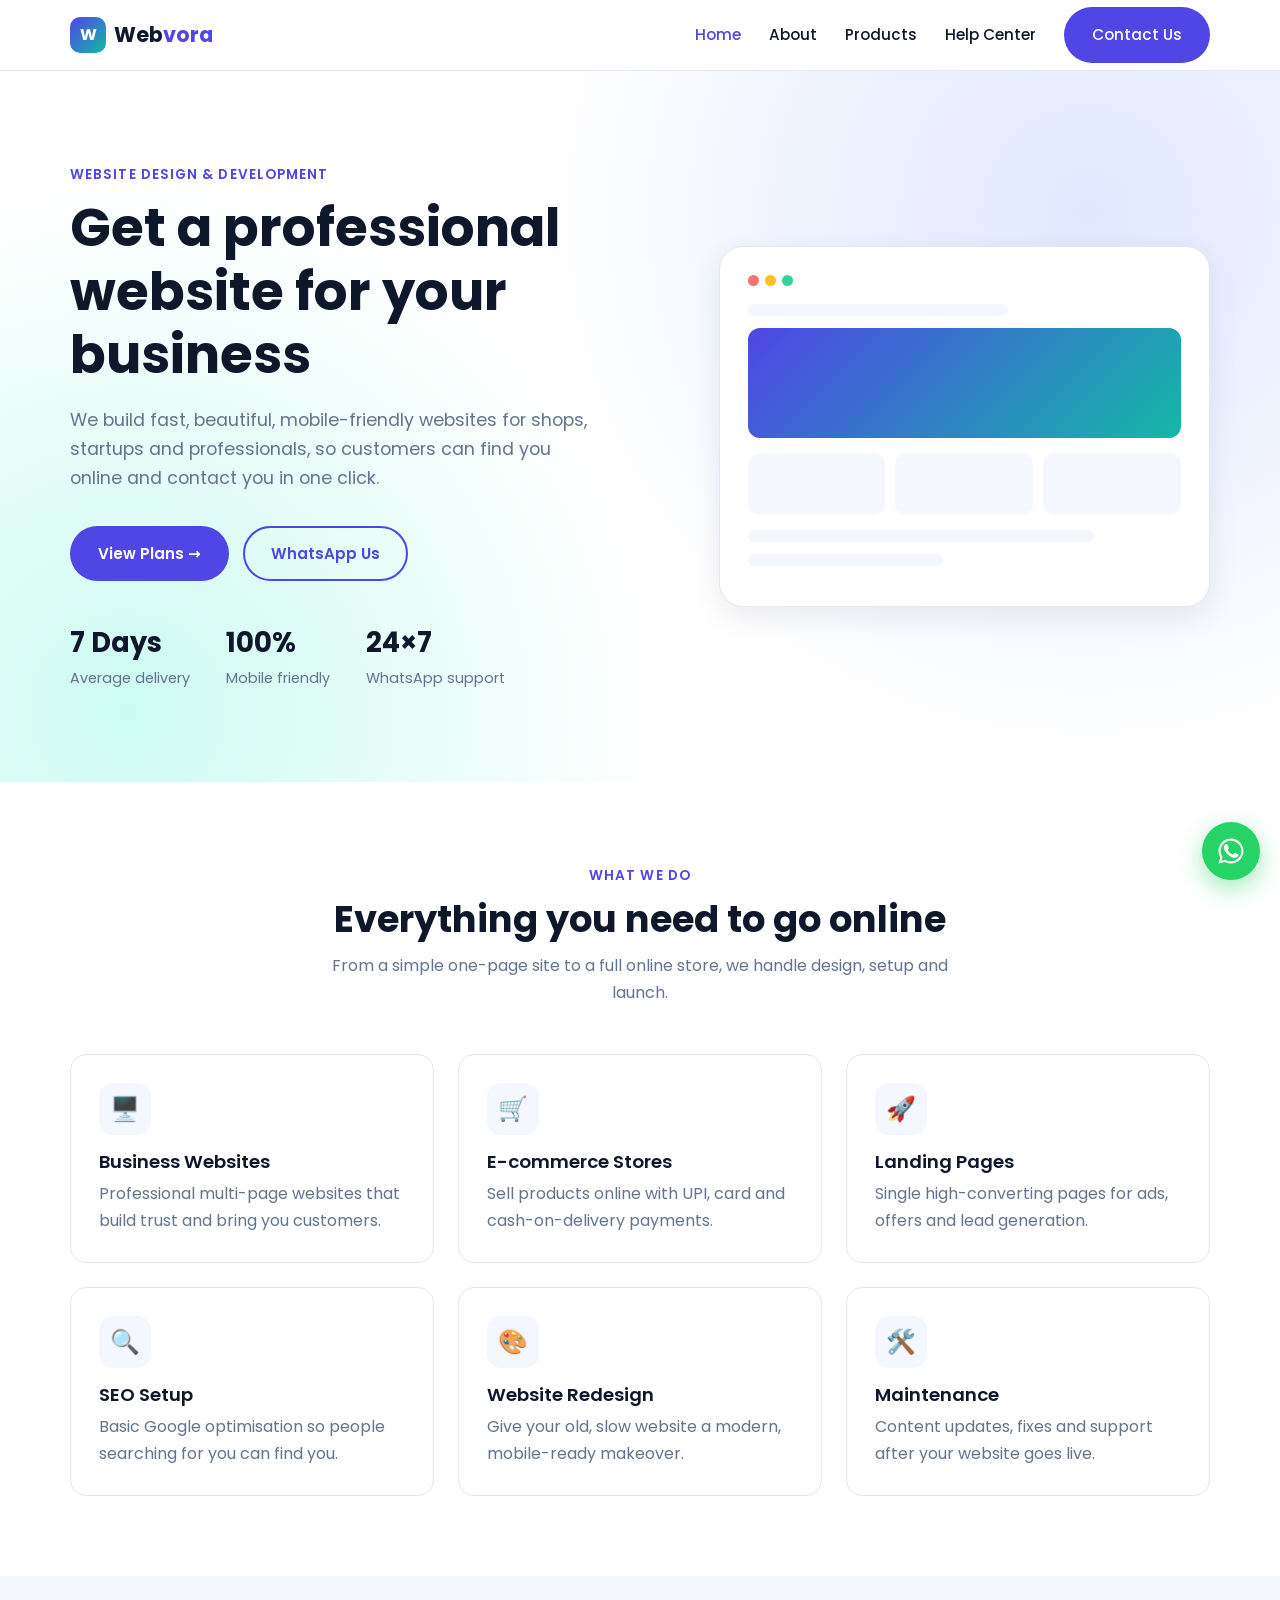
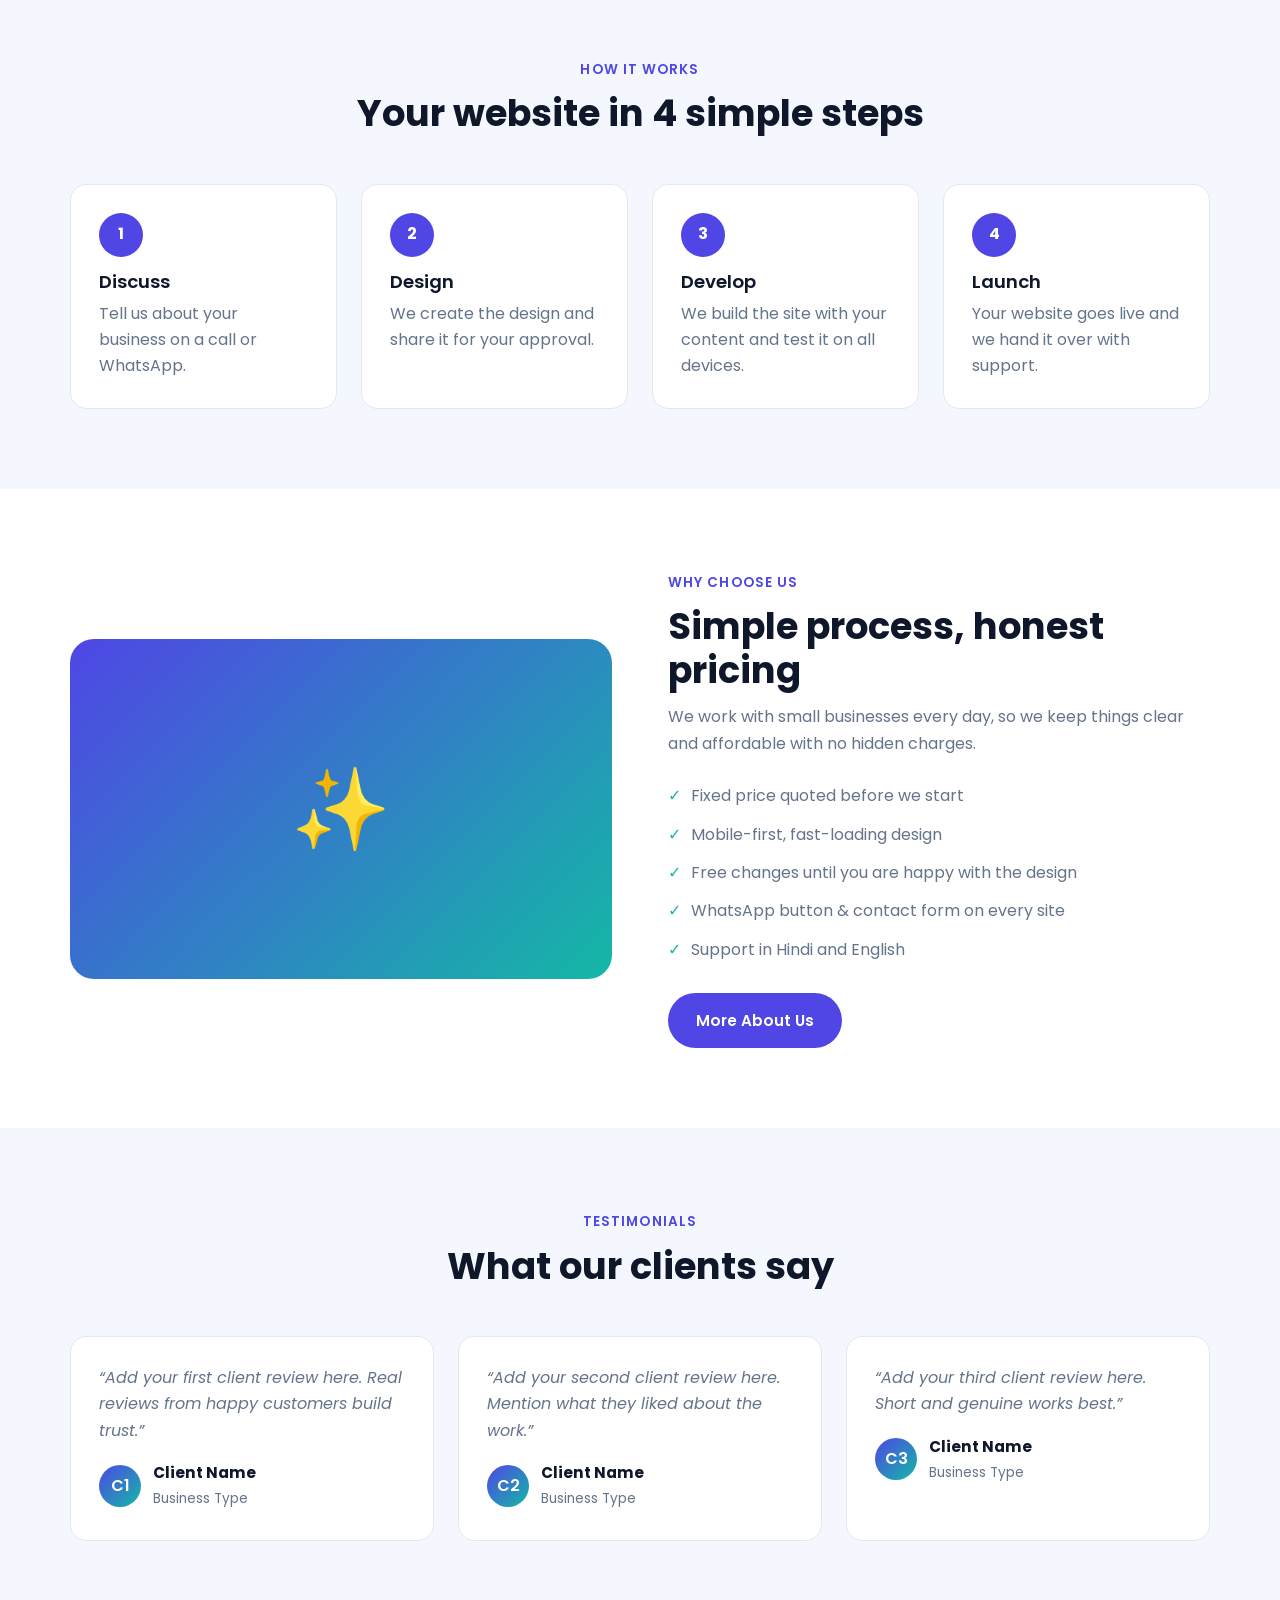
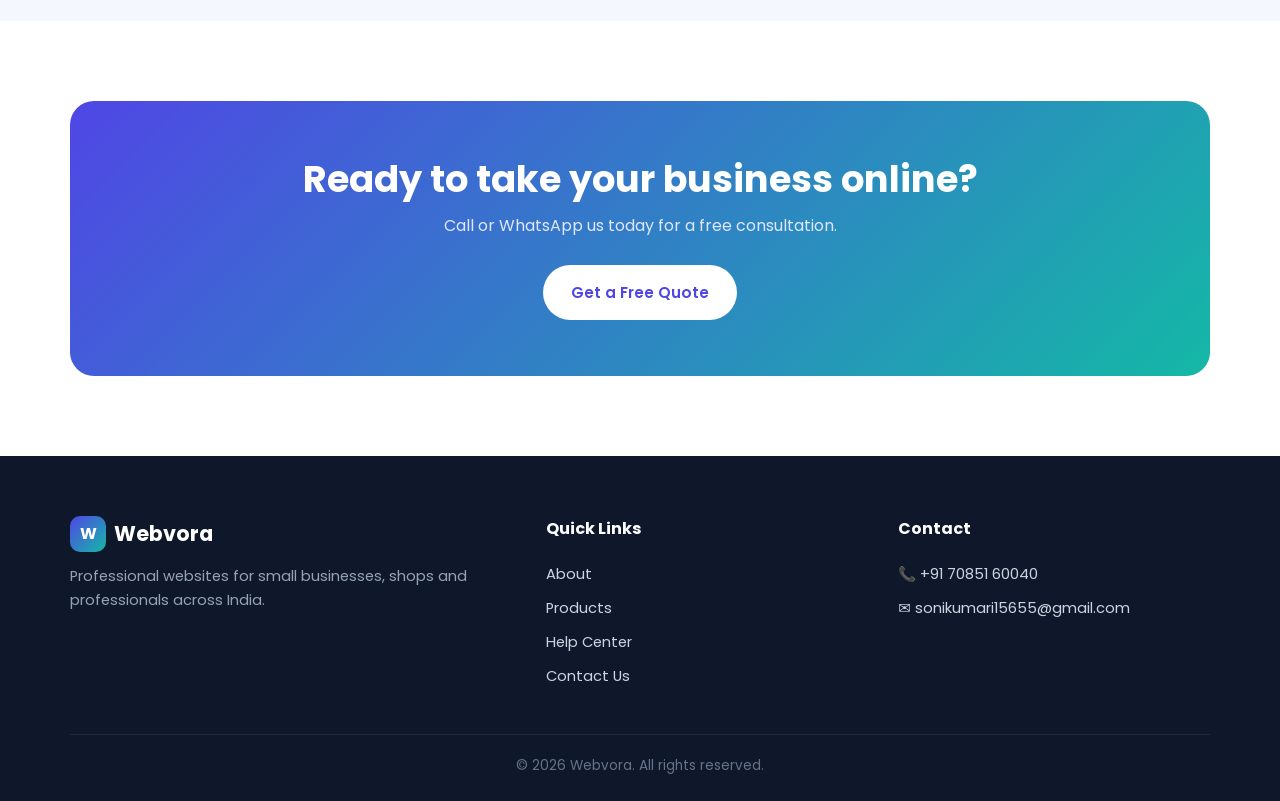
<file: index.html>
<!DOCTYPE html>
<html lang="en">
<head>
<meta charset="UTF-8">
<meta name="viewport" content="width=device-width, initial-scale=1.0">
<title>Webvora | Website Design & Development Services</title>
<meta name="description" content="Professional, mobile-friendly websites for small businesses, shops and professionals. Affordable plans, fast delivery. Call 7085160040.">
<link rel="preconnect" href="https://fonts.googleapis.com">
<link href="https://fonts.googleapis.com/css2?family=Poppins:wght@400;500;600;700&display=swap" rel="stylesheet">
<link rel="stylesheet" href="style.css">
</head>
<body>

<header>
  <nav class="container nav">
    <a href="index.html" class="logo"><div class="logo-mark">W</div>Web<span>vora</span></a>
    <button class="menu-btn" aria-label="Open menu">☰</button>
    <ul class="nav-links">
      <li><a href="index.html" data-page="index">Home</a></li>
      <li><a href="about.html" data-page="about">About</a></li>
      <li><a href="products.html" data-page="products">Products</a></li>
      <li><a href="help.html" data-page="help">Help Center</a></li>
      <li><a href="contact.html" data-page="contact" class="btn btn-primary">Contact Us</a></li>
    </ul>
  </nav>
</header>

<!-- HERO -->
<section class="hero">
  <div class="container hero-grid">
    <div>
      <span class="eyebrow">Website Design & Development</span>
      <h1>Get a professional website for your business</h1>
      <p class="lead">We build fast, beautiful, mobile-friendly websites for shops, startups and professionals, so customers can find you online and contact you in one click.</p>
      <div class="hero-actions">
        <a href="products.html" class="btn btn-primary">View Plans →</a>
        <a href="https://wa.me/917085160040?text=Hi%2C%20I%20want%20a%20website" target="_blank" class="btn btn-outline">WhatsApp Us</a>
      </div>
      <div class="stats">
        <div><b>7 Days</b><span>Average delivery</span></div>
        <div><b>100%</b><span>Mobile friendly</span></div>
        <div><b>24×7</b><span>WhatsApp support</span></div>
      </div>
    </div>
    <div class="hero-card" aria-hidden="true">
      <div class="browser-dots"><i></i><i></i><i></i></div>
      <div class="mock-bar" style="width:60%"></div>
      <div class="mock-hero"></div>
      <div class="mock-row"><div></div><div></div><div></div></div>
      <div class="mock-bar" style="width:80%;margin-top:16px"></div>
      <div class="mock-bar" style="width:45%"></div>
    </div>
  </div>
</section>

<!-- SERVICES -->
<section>
  <div class="container">
    <div class="section-head">
      <span class="eyebrow">What We Do</span>
      <h2>Everything you need to go online</h2>
      <p>From a simple one-page site to a full online store, we handle design, setup and launch.</p>
    </div>
    <div class="grid g3">
      <div class="card"><div class="icon">🖥️</div><h3>Business Websites</h3><p>Professional multi-page websites that build trust and bring you customers.</p></div>
      <div class="card"><div class="icon">🛒</div><h3>E-commerce Stores</h3><p>Sell products online with UPI, card and cash-on-delivery payments.</p></div>
      <div class="card"><div class="icon">🚀</div><h3>Landing Pages</h3><p>Single high-converting pages for ads, offers and lead generation.</p></div>
      <div class="card"><div class="icon">🔍</div><h3>SEO Setup</h3><p>Basic Google optimisation so people searching for you can find you.</p></div>
      <div class="card"><div class="icon">🎨</div><h3>Website Redesign</h3><p>Give your old, slow website a modern, mobile-ready makeover.</p></div>
      <div class="card"><div class="icon">🛠️</div><h3>Maintenance</h3><p>Content updates, fixes and support after your website goes live.</p></div>
    </div>
  </div>
</section>

<!-- HOW IT WORKS -->
<section class="soft">
  <div class="container">
    <div class="section-head">
      <span class="eyebrow">How It Works</span>
      <h2>Your website in 4 simple steps</h2>
    </div>
    <div class="grid g4">
      <div class="card"><div class="step-num">1</div><h3>Discuss</h3><p>Tell us about your business on a call or WhatsApp.</p></div>
      <div class="card"><div class="step-num">2</div><h3>Design</h3><p>We create the design and share it for your approval.</p></div>
      <div class="card"><div class="step-num">3</div><h3>Develop</h3><p>We build the site with your content and test it on all devices.</p></div>
      <div class="card"><div class="step-num">4</div><h3>Launch</h3><p>Your website goes live and we hand it over with support.</p></div>
    </div>
  </div>
</section>

<!-- WHY US -->
<section>
  <div class="container split">
    <div class="about-visual">✨</div>
    <div>
      <span class="eyebrow">Why Choose Us</span>
      <h2>Simple process, honest pricing</h2>
      <p>We work with small businesses every day, so we keep things clear and affordable with no hidden charges.</p>
      <ul class="check-list">
        <li>Fixed price quoted before we start</li>
        <li>Mobile-first, fast-loading design</li>
        <li>Free changes until you are happy with the design</li>
        <li>WhatsApp button & contact form on every site</li>
        <li>Support in Hindi and English</li>
      </ul>
      <a href="about.html" class="btn btn-primary" style="margin-top:24px">More About Us</a>
    </div>
  </div>
</section>

<!-- TESTIMONIALS -->
<section class="soft">
  <div class="container">
    <div class="section-head">
      <span class="eyebrow">Testimonials</span>
      <h2>What our clients say</h2>
    </div>
    <div class="grid g3">
      <div class="card"><p class="quote">“Add your first client review here. Real reviews from happy customers build trust.”</p><div class="person"><div class="avatar">C1</div><div><b>Client Name</b><span>Business Type</span></div></div></div>
      <div class="card"><p class="quote">“Add your second client review here. Mention what they liked about the work.”</p><div class="person"><div class="avatar">C2</div><div><b>Client Name</b><span>Business Type</span></div></div></div>
      <div class="card"><p class="quote">“Add your third client review here. Short and genuine works best.”</p><div class="person"><div class="avatar">C3</div><div><b>Client Name</b><span>Business Type</span></div></div></div>
    </div>
  </div>
</section>

<!-- CTA -->
<section>
  <div class="container">
    <div class="cta">
      <h2>Ready to take your business online?</h2>
      <p>Call or WhatsApp us today for a free consultation.</p>
      <a href="contact.html" class="btn btn-light">Get a Free Quote</a>
    </div>
  </div>
</section>

<footer>
  <div class="container footer-grid">
    <div>
      <div class="logo"><div class="logo-mark">W</div>Webvora</div>
      <p>Professional websites for small businesses, shops and professionals across India.</p>
    </div>
    <div>
      <h4>Quick Links</h4>
      <ul><li><a href="about.html">About</a></li><li><a href="products.html">Products</a></li><li><a href="help.html">Help Center</a></li><li><a href="contact.html">Contact Us</a></li></ul>
    </div>
    <div>
      <h4>Contact</h4>
      <ul><li><a href="tel:+917085160040">📞 +91 70851 60040</a></li><li><a href="mailto:sonikumari15655@gmail.com">✉️ sonikumari15655@gmail.com</a></li></ul>
    </div>
  </div>
  <div class="container copy">© <span class="year"></span> Webvora. All rights reserved.</div>
</footer>

<a href="https://wa.me/917085160040?text=Hi%2C%20I%20want%20a%20website" class="wa-float" target="_blank" aria-label="Chat on WhatsApp">
  <svg viewBox="0 0 24 24"><path d="M17.5 14.4c-.3-.1-1.7-.8-2-.9-.3-.1-.5-.1-.7.1-.2.3-.8.9-.9 1.1-.2.2-.3.2-.6.1-.3-.1-1.2-.5-2.3-1.4-.9-.8-1.4-1.7-1.6-2-.2-.3 0-.5.1-.6l.4-.5c.2-.2.2-.3.3-.5.1-.2 0-.4 0-.5l-.9-2.2c-.2-.6-.5-.5-.7-.5h-.6c-.2 0-.5.1-.8.4-.3.3-1 1-1 2.4s1 2.8 1.2 3c.1.2 2 3.1 4.9 4.3 2.4.9 2.9.8 3.4.7.5-.1 1.7-.7 2-1.4.2-.7.2-1.3.2-1.4-.1-.1-.3-.2-.6-.3zM12 2a10 10 0 0 0-8.6 15.1L2 22l5-1.3A10 10 0 1 0 12 2zm0 18.3c-1.5 0-3-.4-4.3-1.2l-.3-.2-3 .8.8-2.9-.2-.3A8.3 8.3 0 1 1 12 20.3z"/></svg>
</a>

<script src="script.js"></script>
</body>
</html>
</file>
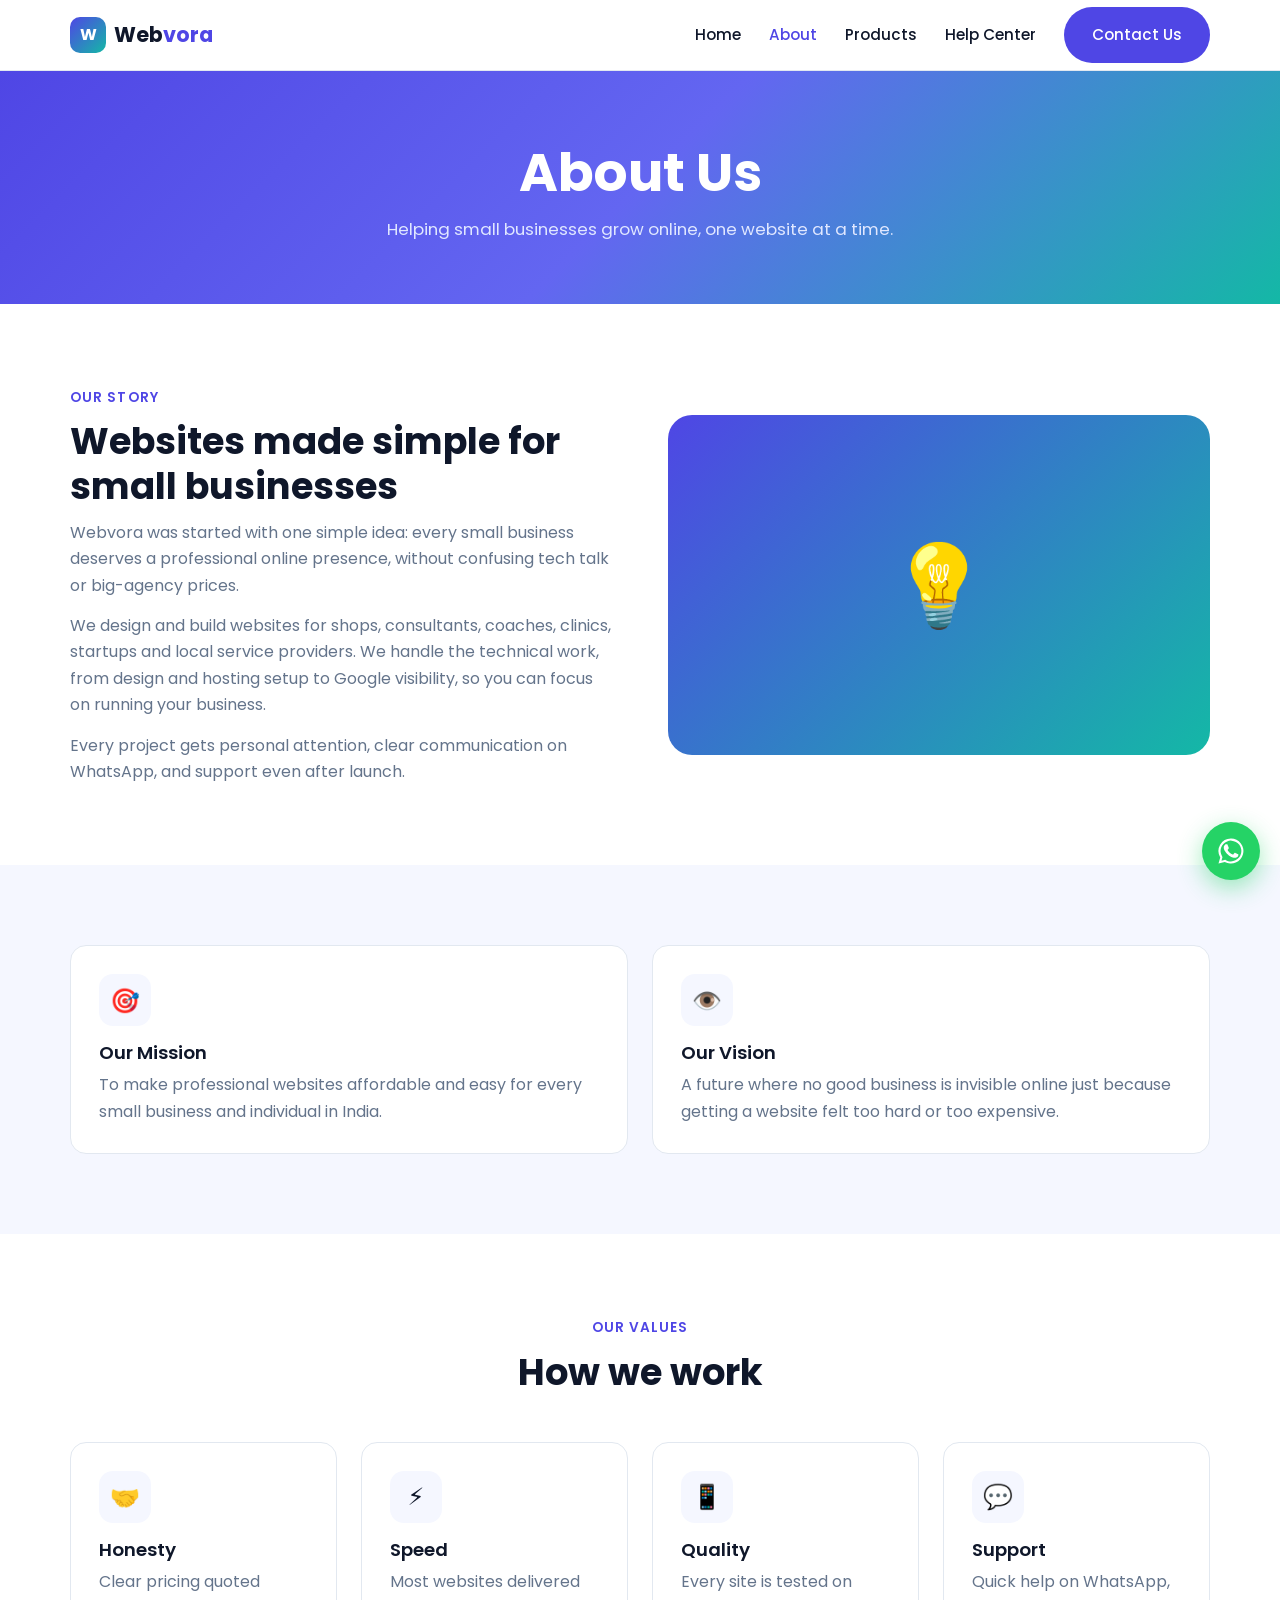
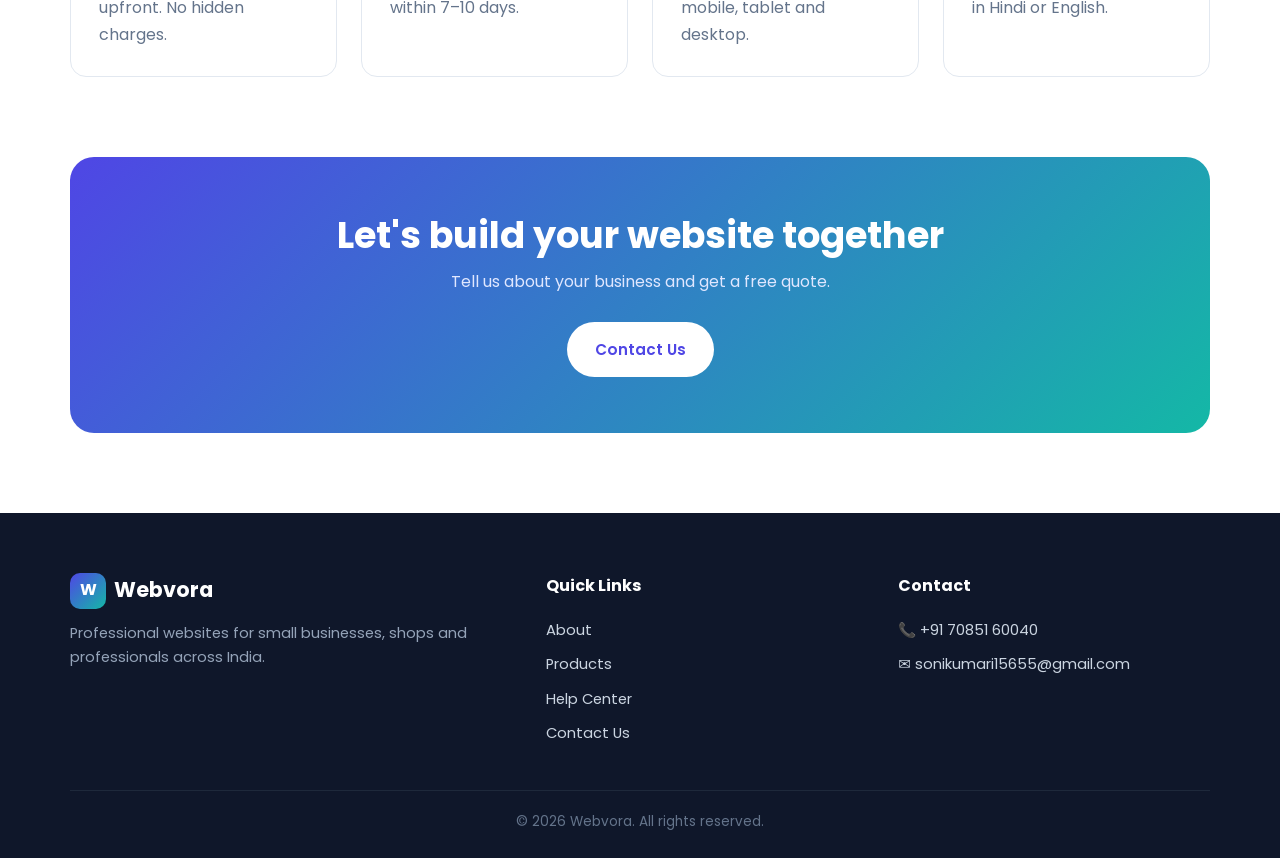
<file: about.html>
<!DOCTYPE html>
<html lang="en">
<head>
<meta charset="UTF-8">
<meta name="viewport" content="width=device-width, initial-scale=1.0">
<title>About Us | Webvora</title>
<meta name="description" content="Learn about Webvora, a website design service helping small businesses get online with affordable, professional websites.">
<link rel="preconnect" href="https://fonts.googleapis.com">
<link href="https://fonts.googleapis.com/css2?family=Poppins:wght@400;500;600;700&display=swap" rel="stylesheet">
<link rel="stylesheet" href="style.css">
</head>
<body>

<header>
  <nav class="container nav">
    <a href="index.html" class="logo"><div class="logo-mark">W</div>Web<span>vora</span></a>
    <button class="menu-btn" aria-label="Open menu">☰</button>
    <ul class="nav-links">
      <li><a href="index.html" data-page="index">Home</a></li>
      <li><a href="about.html" data-page="about">About</a></li>
      <li><a href="products.html" data-page="products">Products</a></li>
      <li><a href="help.html" data-page="help">Help Center</a></li>
      <li><a href="contact.html" data-page="contact" class="btn btn-primary">Contact Us</a></li>
    </ul>
  </nav>
</header>

<div class="page-banner">
  <div class="container">
    <h1>About Us</h1>
    <p>Helping small businesses grow online, one website at a time.</p>
  </div>
</div>

<section>
  <div class="container split">
    <div>
      <span class="eyebrow">Our Story</span>
      <h2>Websites made simple for small businesses</h2>
      <p>Webvora was started with one simple idea: every small business deserves a professional online presence, without confusing tech talk or big-agency prices.</p>
      <p style="margin-top:14px">We design and build websites for shops, consultants, coaches, clinics, startups and local service providers. We handle the technical work, from design and hosting setup to Google visibility, so you can focus on running your business.</p>
      <p style="margin-top:14px">Every project gets personal attention, clear communication on WhatsApp, and support even after launch.</p>
    </div>
    <div class="about-visual">💡</div>
  </div>
</section>

<section class="soft">
  <div class="container">
    <div class="grid g2">
      <div class="card"><div class="icon">🎯</div><h3>Our Mission</h3><p>To make professional websites affordable and easy for every small business and individual in India.</p></div>
      <div class="card"><div class="icon">👁️</div><h3>Our Vision</h3><p>A future where no good business is invisible online just because getting a website felt too hard or too expensive.</p></div>
    </div>
  </div>
</section>

<section>
  <div class="container">
    <div class="section-head">
      <span class="eyebrow">Our Values</span>
      <h2>How we work</h2>
    </div>
    <div class="grid g4">
      <div class="card"><div class="icon">🤝</div><h3>Honesty</h3><p>Clear pricing quoted upfront. No hidden charges.</p></div>
      <div class="card"><div class="icon">⚡</div><h3>Speed</h3><p>Most websites delivered within 7–10 days.</p></div>
      <div class="card"><div class="icon">📱</div><h3>Quality</h3><p>Every site is tested on mobile, tablet and desktop.</p></div>
      <div class="card"><div class="icon">💬</div><h3>Support</h3><p>Quick help on WhatsApp, in Hindi or English.</p></div>
    </div>
  </div>
</section>

<section style="padding-top:0">
  <div class="container">
    <div class="cta">
      <h2>Let's build your website together</h2>
      <p>Tell us about your business and get a free quote.</p>
      <a href="contact.html" class="btn btn-light">Contact Us</a>
    </div>
  </div>
</section>

<footer>
  <div class="container footer-grid">
    <div>
      <div class="logo"><div class="logo-mark">W</div>Webvora</div>
      <p>Professional websites for small businesses, shops and professionals across India.</p>
    </div>
    <div>
      <h4>Quick Links</h4>
      <ul><li><a href="about.html">About</a></li><li><a href="products.html">Products</a></li><li><a href="help.html">Help Center</a></li><li><a href="contact.html">Contact Us</a></li></ul>
    </div>
    <div>
      <h4>Contact</h4>
      <ul><li><a href="tel:+917085160040">📞 +91 70851 60040</a></li><li><a href="mailto:sonikumari15655@gmail.com">✉️ sonikumari15655@gmail.com</a></li></ul>
    </div>
  </div>
  <div class="container copy">© <span class="year"></span> Webvora. All rights reserved.</div>
</footer>

<a href="https://wa.me/917085160040?text=Hi%2C%20I%20want%20a%20website" class="wa-float" target="_blank" aria-label="Chat on WhatsApp">
  <svg viewBox="0 0 24 24"><path d="M17.5 14.4c-.3-.1-1.7-.8-2-.9-.3-.1-.5-.1-.7.1-.2.3-.8.9-.9 1.1-.2.2-.3.2-.6.1-.3-.1-1.2-.5-2.3-1.4-.9-.8-1.4-1.7-1.6-2-.2-.3 0-.5.1-.6l.4-.5c.2-.2.2-.3.3-.5.1-.2 0-.4 0-.5l-.9-2.2c-.2-.6-.5-.5-.7-.5h-.6c-.2 0-.5.1-.8.4-.3.3-1 1-1 2.4s1 2.8 1.2 3c.1.2 2 3.1 4.9 4.3 2.4.9 2.9.8 3.4.7.5-.1 1.7-.7 2-1.4.2-.7.2-1.3.2-1.4-.1-.1-.3-.2-.6-.3zM12 2a10 10 0 0 0-8.6 15.1L2 22l5-1.3A10 10 0 1 0 12 2zm0 18.3c-1.5 0-3-.4-4.3-1.2l-.3-.2-3 .8.8-2.9-.2-.3A8.3 8.3 0 1 1 12 20.3z"/></svg>
</a>

<script src="script.js"></script>
</body>
</html>
</file>
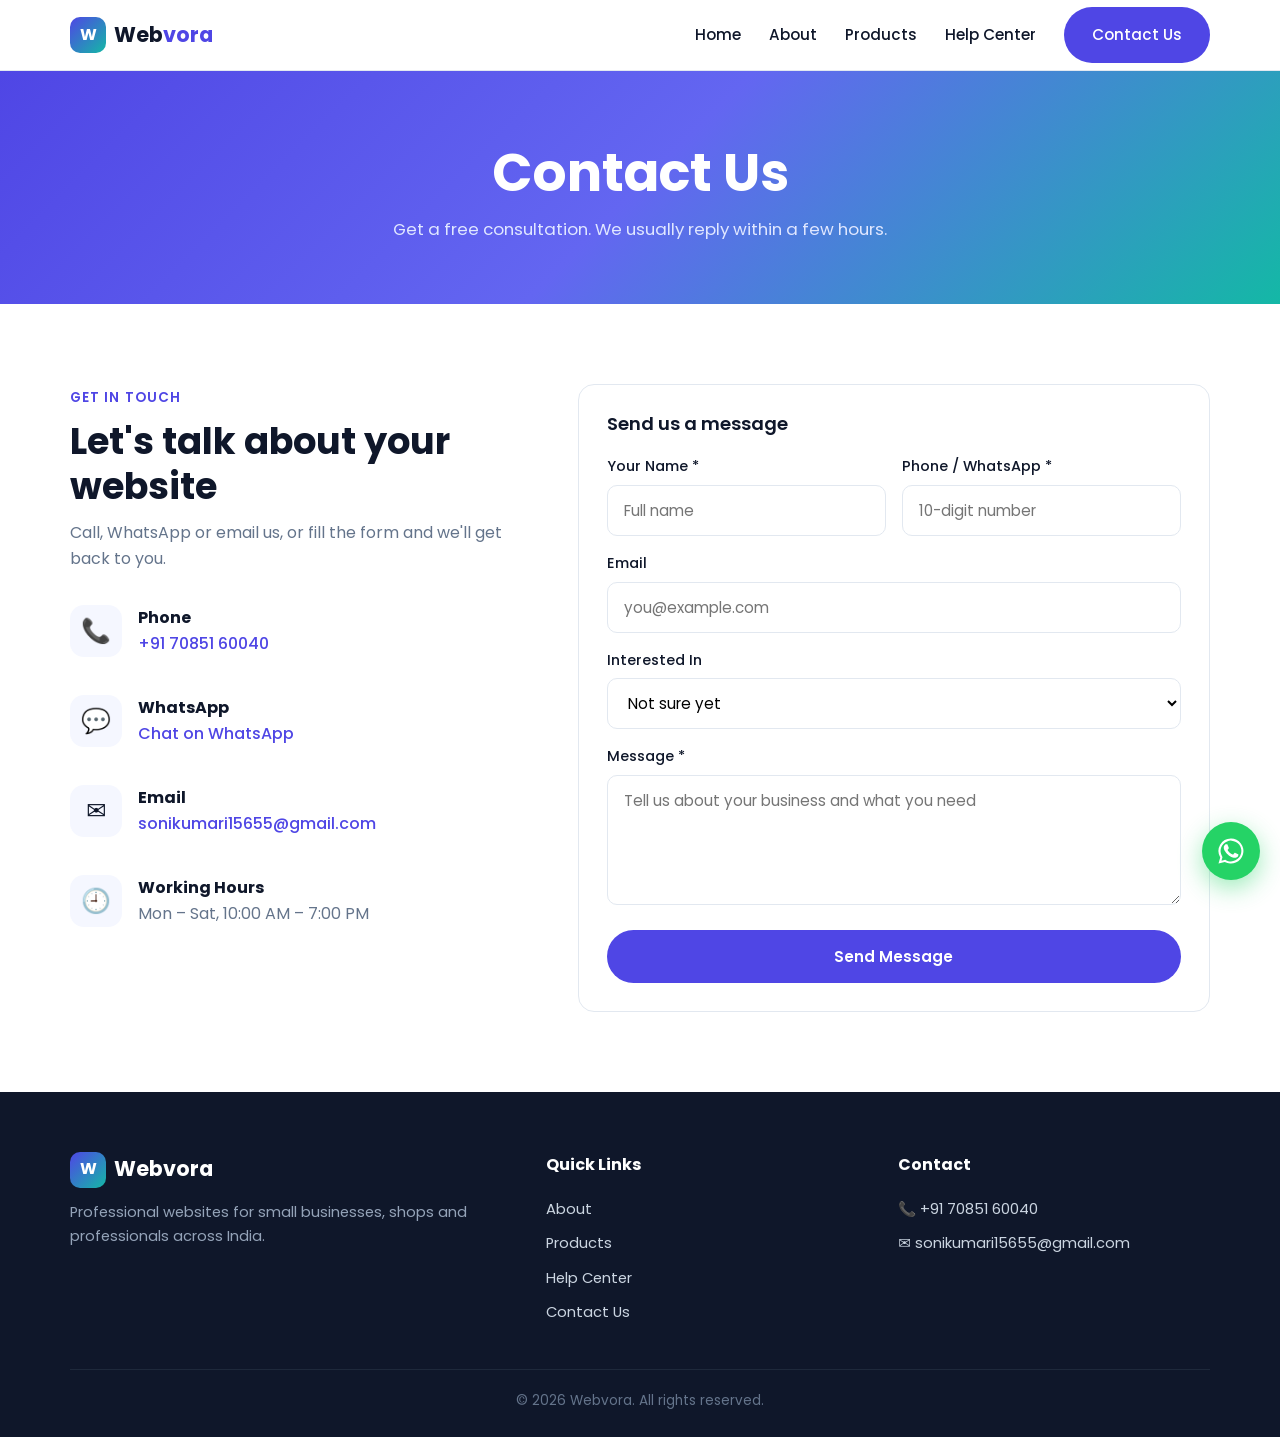
<file: contact.html>
<!DOCTYPE html>
<html lang="en">
<head>
<meta charset="UTF-8">
<meta name="viewport" content="width=device-width, initial-scale=1.0">
<title>Contact Us | Webvora</title>
<meta name="description" content="Contact Webvora for a free website consultation. Call or WhatsApp 7085160040 or email sonikumari15655@gmail.com.">
<link rel="preconnect" href="https://fonts.googleapis.com">
<link href="https://fonts.googleapis.com/css2?family=Poppins:wght@400;500;600;700&display=swap" rel="stylesheet">
<link rel="stylesheet" href="style.css">
</head>
<body>

<header>
  <nav class="container nav">
    <a href="index.html" class="logo"><div class="logo-mark">W</div>Web<span>vora</span></a>
    <button class="menu-btn" aria-label="Open menu">☰</button>
    <ul class="nav-links">
      <li><a href="index.html" data-page="index">Home</a></li>
      <li><a href="about.html" data-page="about">About</a></li>
      <li><a href="products.html" data-page="products">Products</a></li>
      <li><a href="help.html" data-page="help">Help Center</a></li>
      <li><a href="contact.html" data-page="contact" class="btn btn-primary">Contact Us</a></li>
    </ul>
  </nav>
</header>

<div class="page-banner">
  <div class="container">
    <h1>Contact Us</h1>
    <p>Get a free consultation. We usually reply within a few hours.</p>
  </div>
</div>

<section>
  <div class="container contact-grid">
    <div>
      <span class="eyebrow">Get In Touch</span>
      <h2>Let's talk about your website</h2>
      <p style="margin-bottom:32px">Call, WhatsApp or email us, or fill the form and we'll get back to you.</p>

      <div class="info-item"><div class="icon">📞</div><div><b>Phone</b><a href="tel:+917085160040">+91 70851 60040</a></div></div>
      <div class="info-item"><div class="icon">💬</div><div><b>WhatsApp</b><a href="https://wa.me/917085160040?text=Hi%2C%20I%20want%20a%20website" target="_blank">Chat on WhatsApp</a></div></div>
      <div class="info-item"><div class="icon">✉️</div><div><b>Email</b><a href="mailto:sonikumari15655@gmail.com">sonikumari15655@gmail.com</a></div></div>
      <div class="info-item"><div class="icon">🕘</div><div><b>Working Hours</b><p>Mon – Sat, 10:00 AM – 7:00 PM</p></div></div>
    </div>

    <div class="card">
      <h3 style="margin-bottom:20px">Send us a message</h3>
      <!-- Form sends to your email via FormSubmit (free). First submission sends a one-time activation email. -->
      <form action="https://formsubmit.co/sonikumari15655@gmail.com" method="POST">
        <input type="hidden" name="_subject" value="New website enquiry from Webvora">
        <input type="hidden" name="_template" value="table">
        <input type="hidden" name="_captcha" value="false">
        <input type="text" name="_honey" style="display:none">
        <div class="row">
          <div><label for="name">Your Name *</label><input id="name" name="name" required placeholder="Full name"></div>
          <div><label for="phone">Phone / WhatsApp *</label><input id="phone" name="phone" type="tel" required placeholder="10-digit number" pattern="[0-9+ ]{10,14}"></div>
        </div>
        <label for="email">Email</label>
        <input id="email" name="email" type="email" placeholder="you@example.com">
        <label for="plan">Interested In</label>
        <select id="plan" name="plan">
          <option value="Not sure">Not sure yet</option>
          <option value="Starter">Starter Website</option>
          <option value="Business">Business Website</option>
          <option value="E-commerce">E-commerce Store</option>
          <option value="Custom">Custom / Other</option>
        </select>
        <label for="message">Message *</label>
        <textarea id="message" name="message" required placeholder="Tell us about your business and what you need"></textarea>
        <button type="submit" class="btn btn-primary" style="width:100%;justify-content:center">Send Message</button>
      </form>
    </div>
  </div>
</section>

<footer>
  <div class="container footer-grid">
    <div>
      <div class="logo"><div class="logo-mark">W</div>Webvora</div>
      <p>Professional websites for small businesses, shops and professionals across India.</p>
    </div>
    <div>
      <h4>Quick Links</h4>
      <ul><li><a href="about.html">About</a></li><li><a href="products.html">Products</a></li><li><a href="help.html">Help Center</a></li><li><a href="contact.html">Contact Us</a></li></ul>
    </div>
    <div>
      <h4>Contact</h4>
      <ul><li><a href="tel:+917085160040">📞 +91 70851 60040</a></li><li><a href="mailto:sonikumari15655@gmail.com">✉️ sonikumari15655@gmail.com</a></li></ul>
    </div>
  </div>
  <div class="container copy">© <span class="year"></span> Webvora. All rights reserved.</div>
</footer>

<a href="https://wa.me/917085160040?text=Hi%2C%20I%20want%20a%20website" class="wa-float" target="_blank" aria-label="Chat on WhatsApp">
  <svg viewBox="0 0 24 24"><path d="M17.5 14.4c-.3-.1-1.7-.8-2-.9-.3-.1-.5-.1-.7.1-.2.3-.8.9-.9 1.1-.2.2-.3.2-.6.1-.3-.1-1.2-.5-2.3-1.4-.9-.8-1.4-1.7-1.6-2-.2-.3 0-.5.1-.6l.4-.5c.2-.2.2-.3.3-.5.1-.2 0-.4 0-.5l-.9-2.2c-.2-.6-.5-.5-.7-.5h-.6c-.2 0-.5.1-.8.4-.3.3-1 1-1 2.4s1 2.8 1.2 3c.1.2 2 3.1 4.9 4.3 2.4.9 2.9.8 3.4.7.5-.1 1.7-.7 2-1.4.2-.7.2-1.3.2-1.4-.1-.1-.3-.2-.6-.3zM12 2a10 10 0 0 0-8.6 15.1L2 22l5-1.3A10 10 0 1 0 12 2zm0 18.3c-1.5 0-3-.4-4.3-1.2l-.3-.2-3 .8.8-2.9-.2-.3A8.3 8.3 0 1 1 12 20.3z"/></svg>
</a>

<script src="script.js"></script>
</body>
</html>
</file>
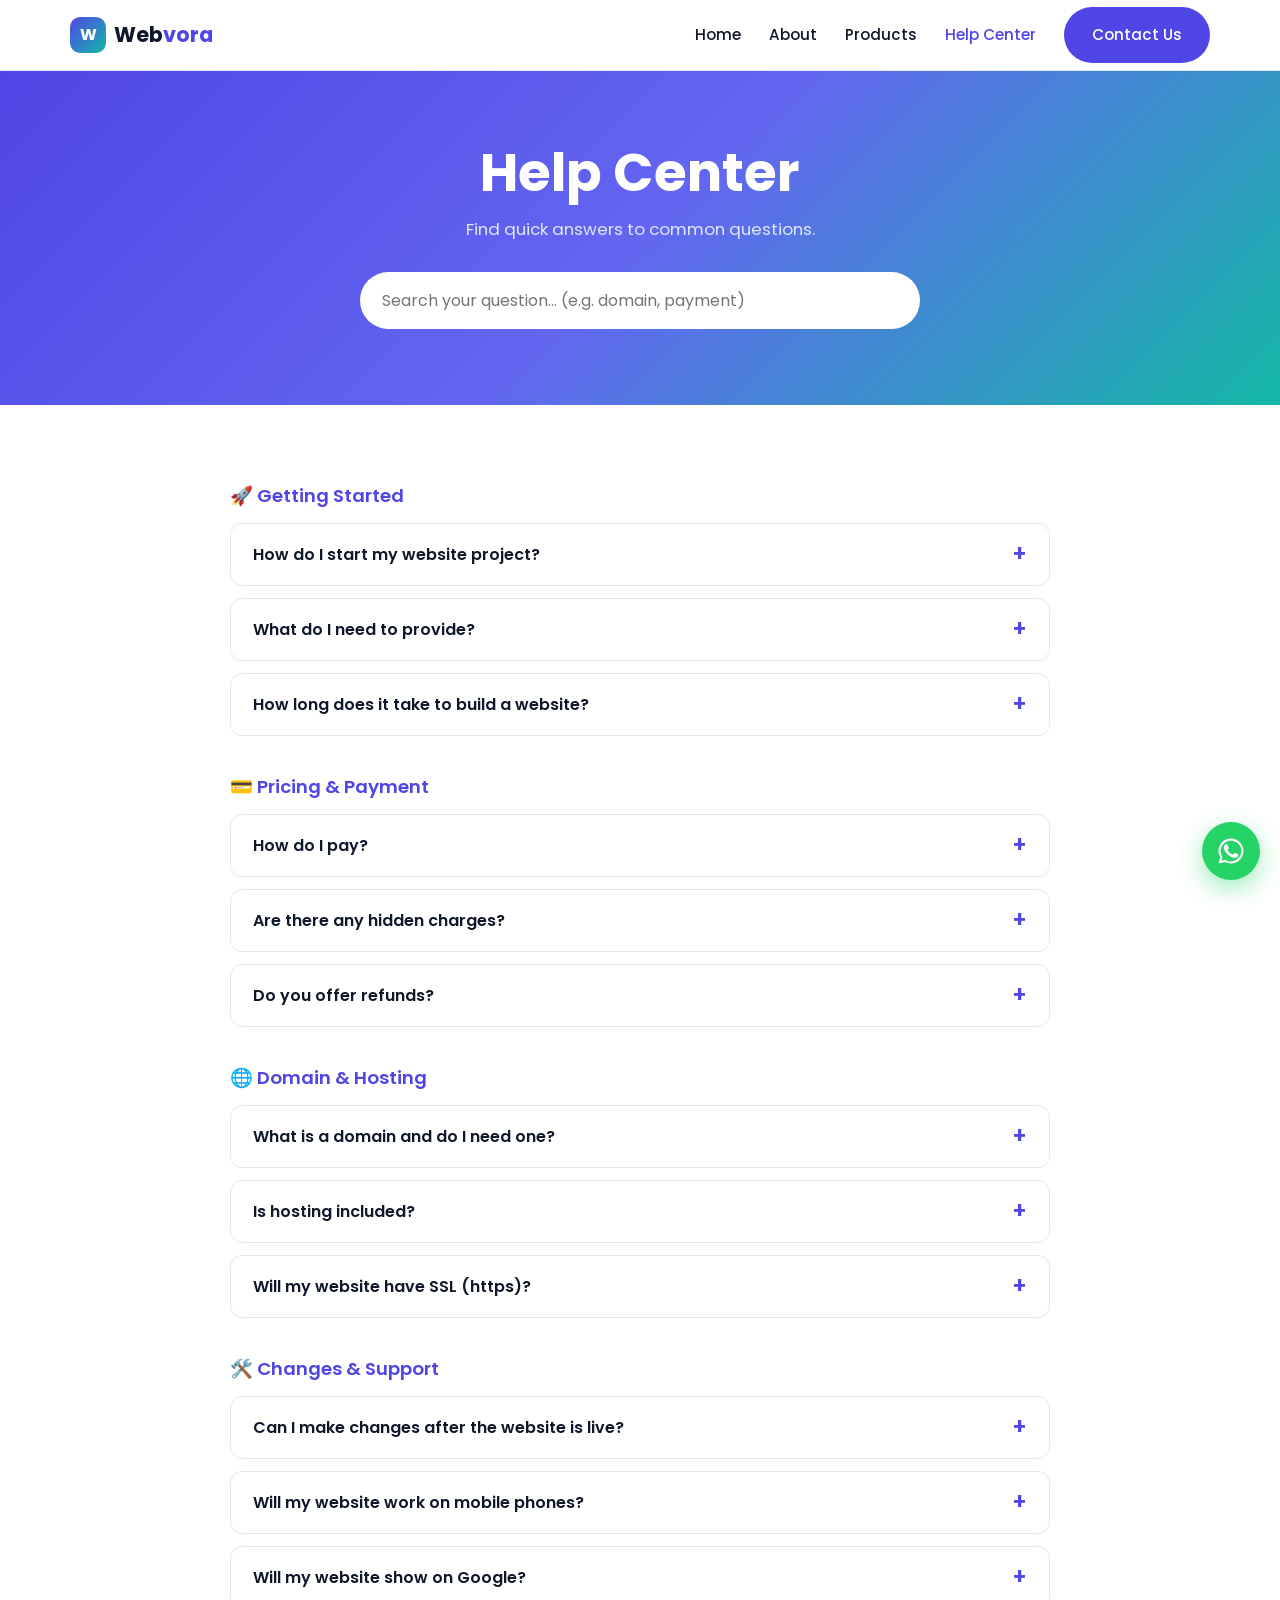
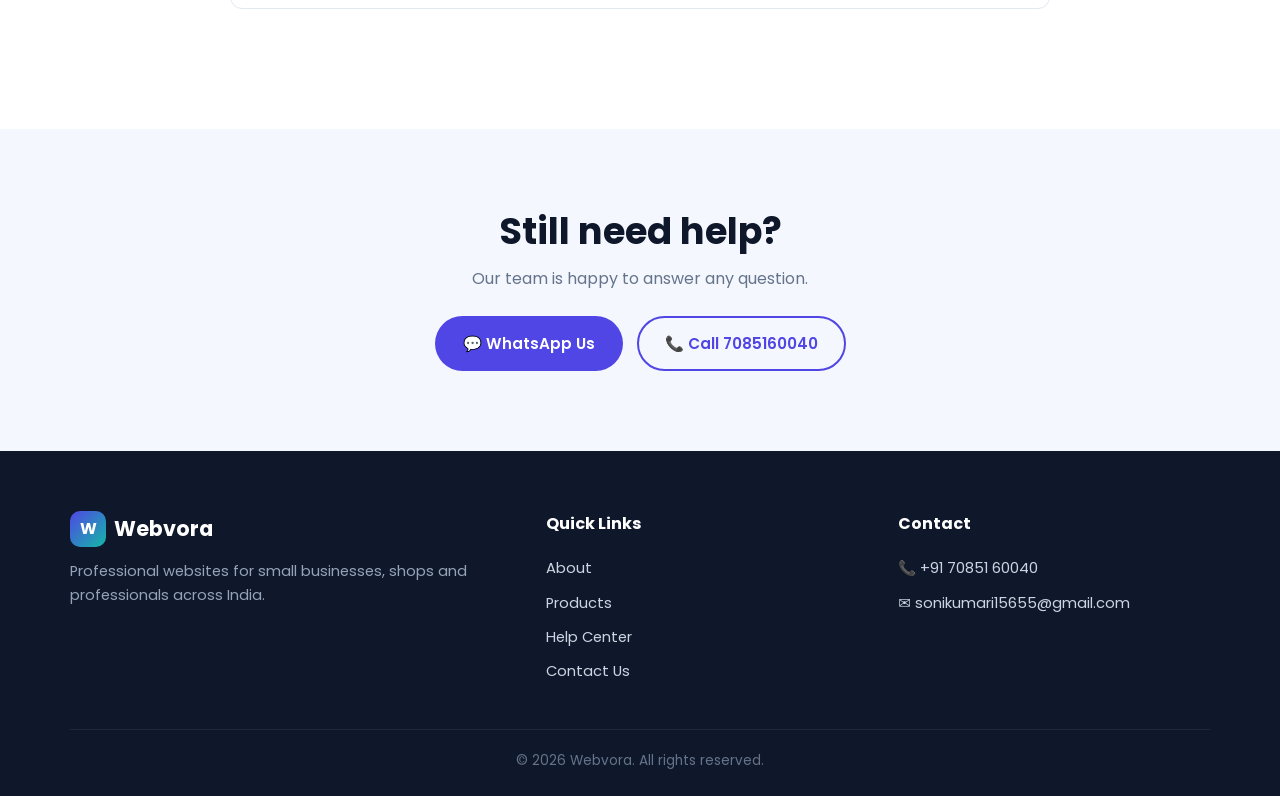
<file: help.html>
<!DOCTYPE html>
<html lang="en">
<head>
<meta charset="UTF-8">
<meta name="viewport" content="width=device-width, initial-scale=1.0">
<title>Help Center | Webvora</title>
<meta name="description" content="Answers to common questions about our website design service: pricing, delivery time, domains, hosting, payments and support.">
<link rel="preconnect" href="https://fonts.googleapis.com">
<link href="https://fonts.googleapis.com/css2?family=Poppins:wght@400;500;600;700&display=swap" rel="stylesheet">
<link rel="stylesheet" href="style.css">
</head>
<body>

<header>
  <nav class="container nav">
    <a href="index.html" class="logo"><div class="logo-mark">W</div>Web<span>vora</span></a>
    <button class="menu-btn" aria-label="Open menu">☰</button>
    <ul class="nav-links">
      <li><a href="index.html" data-page="index">Home</a></li>
      <li><a href="about.html" data-page="about">About</a></li>
      <li><a href="products.html" data-page="products">Products</a></li>
      <li><a href="help.html" data-page="help">Help Center</a></li>
      <li><a href="contact.html" data-page="contact" class="btn btn-primary">Contact Us</a></li>
    </ul>
  </nav>
</header>

<div class="page-banner">
  <div class="container">
    <h1>Help Center</h1>
    <p>Find quick answers to common questions.</p>
    <div class="search-box"><input type="search" id="faq-search" placeholder="Search your question… (e.g. domain, payment)"></div>
  </div>
</div>

<section>
  <div class="container" style="max-width:820px">

    <div class="faq-cat">
      <h3>🚀 Getting Started</h3>
      <div class="faq-item"><button class="faq-q">How do I start my website project?</button><div class="faq-a"><p>Just call, WhatsApp us at 7085160040, or fill the form on the Contact page. We'll discuss your business, suggest the right plan and share a fixed quote.</p></div></div>
      <div class="faq-item"><button class="faq-q">What do I need to provide?</button><div class="faq-a"><p>Your business name, logo (if you have one), photos, services/products list, contact details and any websites you like for reference. Don't worry if you don't have everything; we will guide you.</p></div></div>
      <div class="faq-item"><button class="faq-q">How long does it take to build a website?</button><div class="faq-a"><p>A Starter website takes 3–5 days, a Business website 7–10 days, and an E-commerce store 2–3 weeks, depending on how quickly we receive your content.</p></div></div>
    </div>

    <div class="faq-cat">
      <h3>💳 Pricing & Payment</h3>
      <div class="faq-item"><button class="faq-q">How do I pay?</button><div class="faq-a"><p>We accept UPI, bank transfer and other online payments. Usually 50% is paid in advance and the remaining 50% before the website goes live.</p></div></div>
      <div class="faq-item"><button class="faq-q">Are there any hidden charges?</button><div class="faq-a"><p>No. We give you a fixed price before starting. The only extra cost is a custom domain name (.com / .in), if you want one, which is paid directly to the domain provider.</p></div></div>
      <div class="faq-item"><button class="faq-q">Do you offer refunds?</button><div class="faq-a"><p>If we haven't started work, the advance is fully refundable. Once design work has started, refunds are partial depending on the work completed.</p></div></div>
    </div>

    <div class="faq-cat">
      <h3>🌐 Domain & Hosting</h3>
      <div class="faq-item"><button class="faq-q">What is a domain and do I need one?</button><div class="faq-a"><p>A domain is your website address, like yourbusiness.com. You can start with a free address (yourbusiness.vercel.app) and connect a custom domain anytime later.</p></div></div>
      <div class="faq-item"><button class="faq-q">Is hosting included?</button><div class="faq-a"><p>Yes. Our Starter and Business websites are hosted on Vercel's free, fast and secure hosting, so you pay no yearly hosting fee.</p></div></div>
      <div class="faq-item"><button class="faq-q">Will my website have SSL (https)?</button><div class="faq-a"><p>Yes, every website comes with free SSL, so it shows the secure padlock in the browser.</p></div></div>
    </div>

    <div class="faq-cat">
      <h3>🛠️ Changes & Support</h3>
      <div class="faq-item"><button class="faq-q">Can I make changes after the website is live?</button><div class="faq-a"><p>Yes. Small text changes are free during your support period. After that, you can choose our monthly maintenance plan or pay per change.</p></div></div>
      <div class="faq-item"><button class="faq-q">Will my website work on mobile phones?</button><div class="faq-a"><p>Absolutely. Every website we build is fully responsive and tested on mobile, tablet and desktop.</p></div></div>
      <div class="faq-item"><button class="faq-q">Will my website show on Google?</button><div class="faq-a"><p>We do basic SEO setup and submit your site to Google Search Console. Ranking takes time and depends on competition; our Advanced SEO add-on can help.</p></div></div>
    </div>

    <p class="no-results">No matching questions found. Please <a href="contact.html" style="color:var(--brand)">contact us</a>.</p>
  </div>
</section>

<section class="soft">
  <div class="container center">
    <h2>Still need help?</h2>
    <p style="margin-bottom:24px">Our team is happy to answer any question.</p>
    <div class="hero-actions" style="justify-content:center">
      <a href="https://wa.me/917085160040" target="_blank" class="btn btn-primary">💬 WhatsApp Us</a>
      <a href="tel:+917085160040" class="btn btn-outline">📞 Call 7085160040</a>
    </div>
  </div>
</section>

<footer>
  <div class="container footer-grid">
    <div>
      <div class="logo"><div class="logo-mark">W</div>Webvora</div>
      <p>Professional websites for small businesses, shops and professionals across India.</p>
    </div>
    <div>
      <h4>Quick Links</h4>
      <ul><li><a href="about.html">About</a></li><li><a href="products.html">Products</a></li><li><a href="help.html">Help Center</a></li><li><a href="contact.html">Contact Us</a></li></ul>
    </div>
    <div>
      <h4>Contact</h4>
      <ul><li><a href="tel:+917085160040">📞 +91 70851 60040</a></li><li><a href="mailto:sonikumari15655@gmail.com">✉️ sonikumari15655@gmail.com</a></li></ul>
    </div>
  </div>
  <div class="container copy">© <span class="year"></span> Webvora. All rights reserved.</div>
</footer>

<a href="https://wa.me/917085160040?text=Hi%2C%20I%20want%20a%20website" class="wa-float" target="_blank" aria-label="Chat on WhatsApp">
  <svg viewBox="0 0 24 24"><path d="M17.5 14.4c-.3-.1-1.7-.8-2-.9-.3-.1-.5-.1-.7.1-.2.3-.8.9-.9 1.1-.2.2-.3.2-.6.1-.3-.1-1.2-.5-2.3-1.4-.9-.8-1.4-1.7-1.6-2-.2-.3 0-.5.1-.6l.4-.5c.2-.2.2-.3.3-.5.1-.2 0-.4 0-.5l-.9-2.2c-.2-.6-.5-.5-.7-.5h-.6c-.2 0-.5.1-.8.4-.3.3-1 1-1 2.4s1 2.8 1.2 3c.1.2 2 3.1 4.9 4.3 2.4.9 2.9.8 3.4.7.5-.1 1.7-.7 2-1.4.2-.7.2-1.3.2-1.4-.1-.1-.3-.2-.6-.3zM12 2a10 10 0 0 0-8.6 15.1L2 22l5-1.3A10 10 0 1 0 12 2zm0 18.3c-1.5 0-3-.4-4.3-1.2l-.3-.2-3 .8.8-2.9-.2-.3A8.3 8.3 0 1 1 12 20.3z"/></svg>
</a>

<script src="script.js"></script>
</body>
</html>
</file>
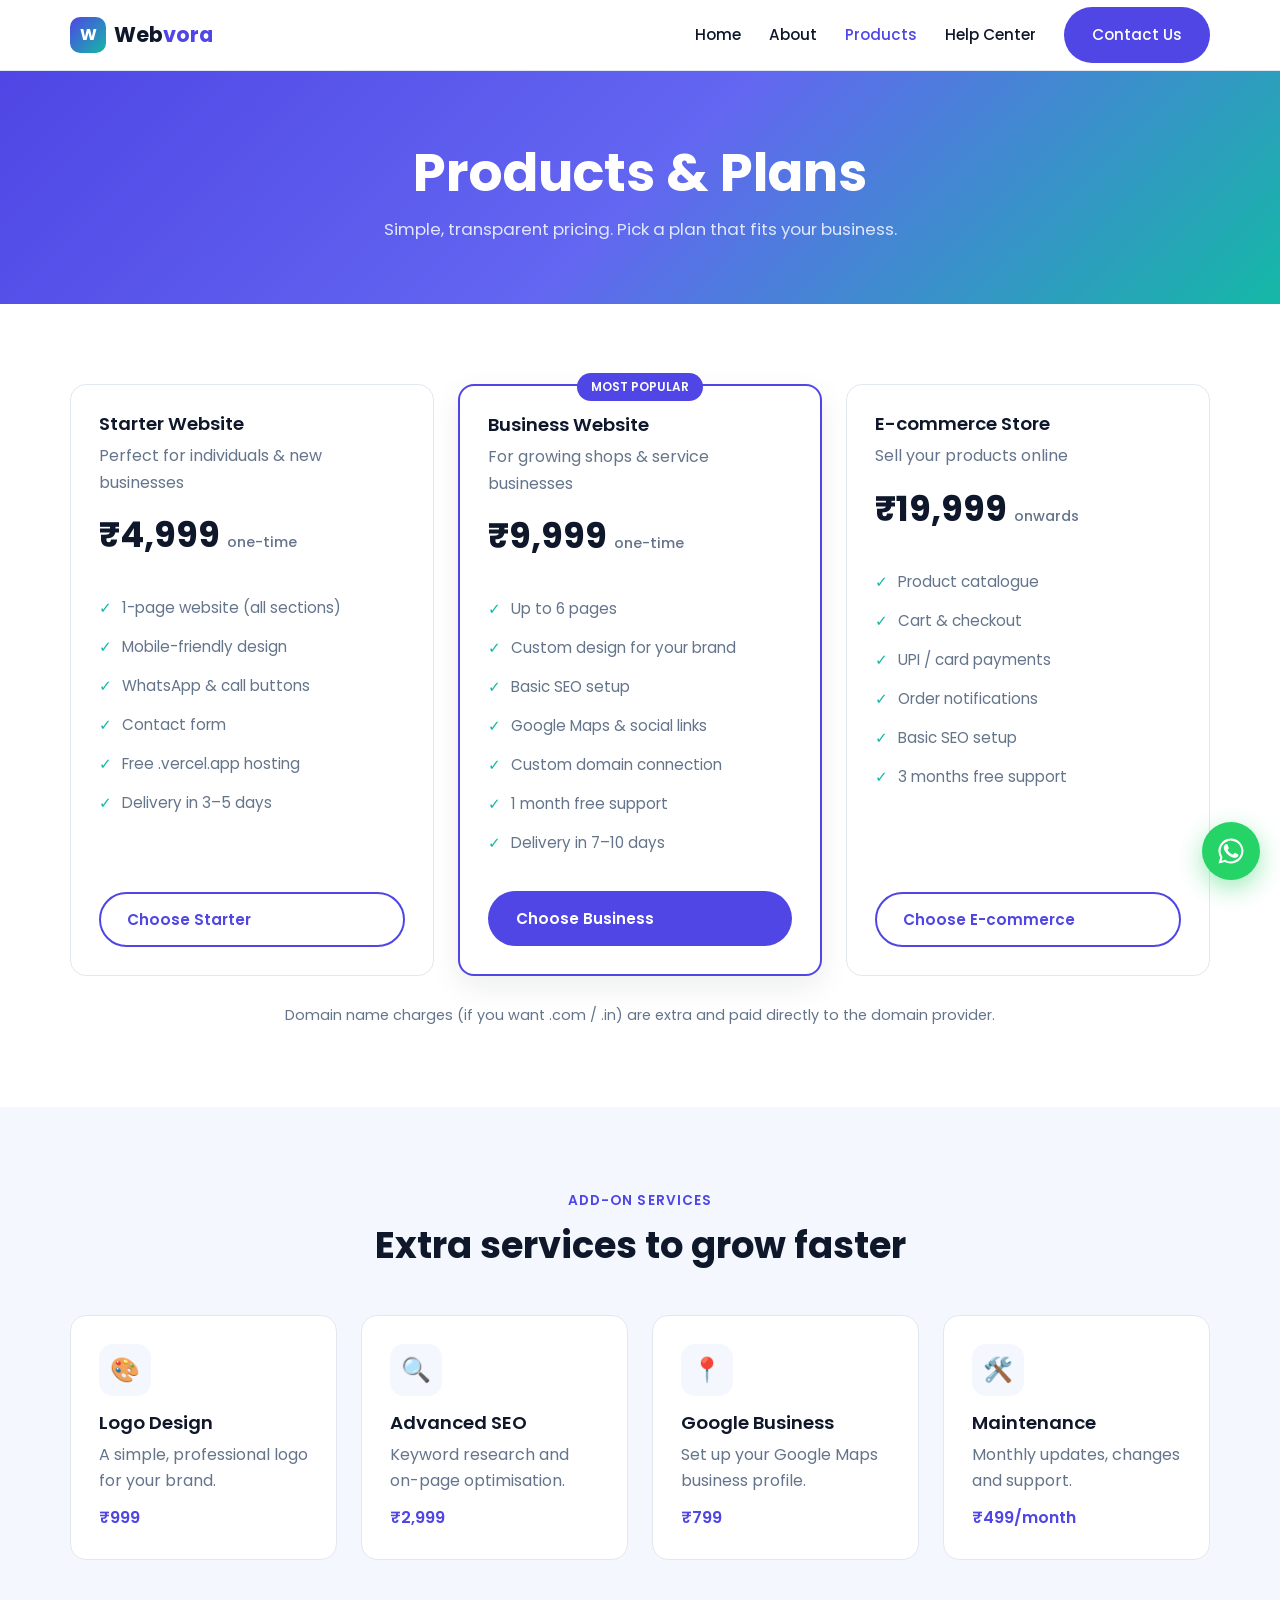
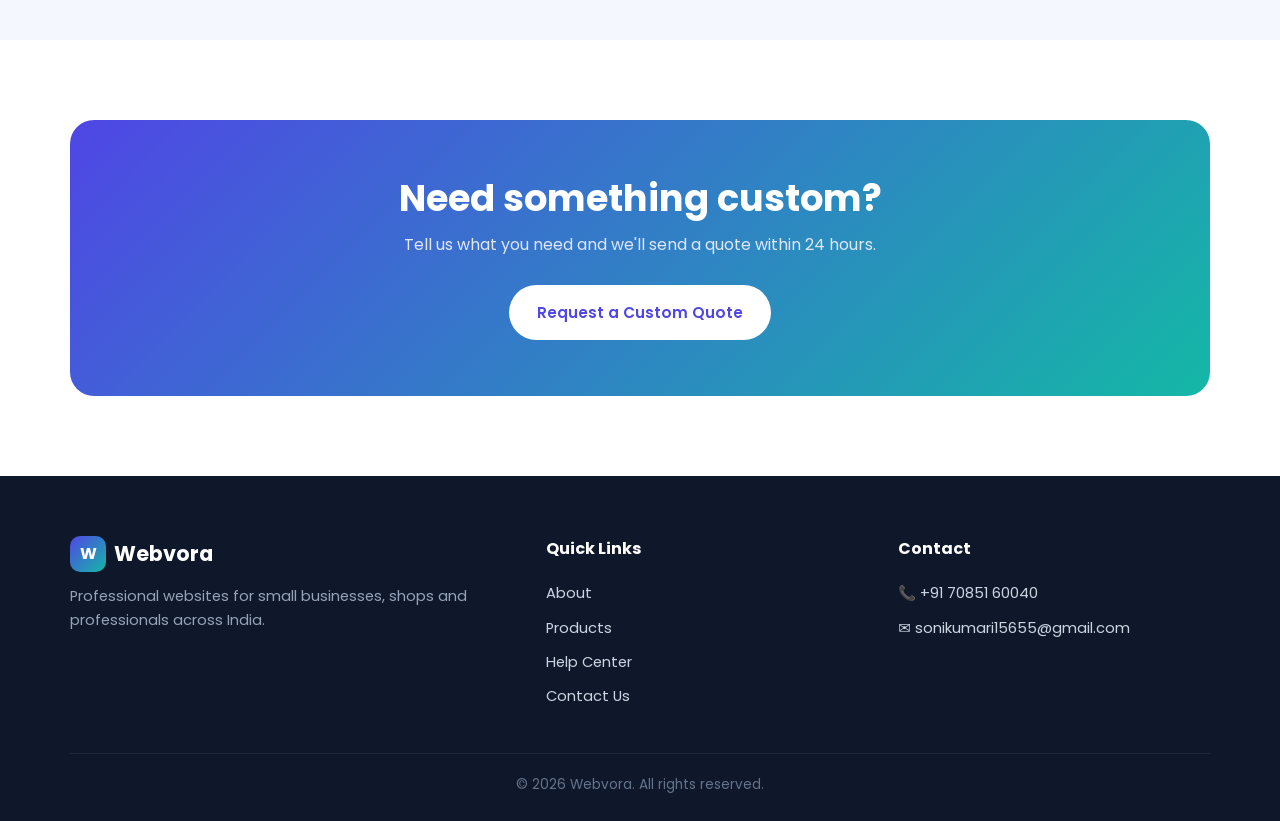
<file: products.html>
<!DOCTYPE html>
<html lang="en">
<head>
<meta charset="UTF-8">
<meta name="viewport" content="width=device-width, initial-scale=1.0">
<title>Products & Plans | Webvora</title>
<meta name="description" content="Website plans for every budget: Starter, Business and E-commerce websites, plus add-on services like SEO, logo design and maintenance.">
<link rel="preconnect" href="https://fonts.googleapis.com">
<link href="https://fonts.googleapis.com/css2?family=Poppins:wght@400;500;600;700&display=swap" rel="stylesheet">
<link rel="stylesheet" href="style.css">
</head>
<body>

<header>
  <nav class="container nav">
    <a href="index.html" class="logo"><div class="logo-mark">W</div>Web<span>vora</span></a>
    <button class="menu-btn" aria-label="Open menu">☰</button>
    <ul class="nav-links">
      <li><a href="index.html" data-page="index">Home</a></li>
      <li><a href="about.html" data-page="about">About</a></li>
      <li><a href="products.html" data-page="products">Products</a></li>
      <li><a href="help.html" data-page="help">Help Center</a></li>
      <li><a href="contact.html" data-page="contact" class="btn btn-primary">Contact Us</a></li>
    </ul>
  </nav>
</header>

<div class="page-banner">
  <div class="container">
    <h1>Products & Plans</h1>
    <p>Simple, transparent pricing. Pick a plan that fits your business.</p>
  </div>
</div>

<!-- PRICING -->
<section>
  <div class="container">
    <div class="grid g3">
      <div class="card price-card">
        <h3>Starter Website</h3>
        <p>Perfect for individuals & new businesses</p>
        <div class="price">₹4,999 <small>one-time</small></div>
        <ul class="features">
          <li>1-page website (all sections)</li>
          <li>Mobile-friendly design</li>
          <li>WhatsApp & call buttons</li>
          <li>Contact form</li>
          <li>Free .vercel.app hosting</li>
          <li>Delivery in 3–5 days</li>
        </ul>
        <a href="contact.html?plan=Starter" class="btn btn-outline">Choose Starter</a>
      </div>
      <div class="card price-card popular">
        <span class="badge">MOST POPULAR</span>
        <h3>Business Website</h3>
        <p>For growing shops & service businesses</p>
        <div class="price">₹9,999 <small>one-time</small></div>
        <ul class="features">
          <li>Up to 6 pages</li>
          <li>Custom design for your brand</li>
          <li>Basic SEO setup</li>
          <li>Google Maps & social links</li>
          <li>Custom domain connection</li>
          <li>1 month free support</li>
          <li>Delivery in 7–10 days</li>
        </ul>
        <a href="contact.html?plan=Business" class="btn btn-primary">Choose Business</a>
      </div>
      <div class="card price-card">
        <h3>E-commerce Store</h3>
        <p>Sell your products online</p>
        <div class="price">₹19,999 <small>onwards</small></div>
        <ul class="features">
          <li>Product catalogue</li>
          <li>Cart & checkout</li>
          <li>UPI / card payments</li>
          <li>Order notifications</li>
          <li>Basic SEO setup</li>
          <li>3 months free support</li>
        </ul>
        <a href="contact.html?plan=E-commerce" class="btn btn-outline">Choose E-commerce</a>
      </div>
    </div>
    <p class="center" style="margin-top:28px;font-size:.9rem">Domain name charges (if you want .com / .in) are extra and paid directly to the domain provider.</p>
  </div>
</section>

<!-- ADD-ONS -->
<section class="soft">
  <div class="container">
    <div class="section-head">
      <span class="eyebrow">Add-on Services</span>
      <h2>Extra services to grow faster</h2>
    </div>
    <div class="grid g4">
      <div class="card"><div class="icon">🎨</div><h3>Logo Design</h3><p>A simple, professional logo for your brand.</p><p style="margin-top:10px;font-weight:600;color:var(--brand)">₹999</p></div>
      <div class="card"><div class="icon">🔍</div><h3>Advanced SEO</h3><p>Keyword research and on-page optimisation.</p><p style="margin-top:10px;font-weight:600;color:var(--brand)">₹2,999</p></div>
      <div class="card"><div class="icon">📍</div><h3>Google Business</h3><p>Set up your Google Maps business profile.</p><p style="margin-top:10px;font-weight:600;color:var(--brand)">₹799</p></div>
      <div class="card"><div class="icon">🛠️</div><h3>Maintenance</h3><p>Monthly updates, changes and support.</p><p style="margin-top:10px;font-weight:600;color:var(--brand)">₹499/month</p></div>
    </div>
  </div>
</section>

<section>
  <div class="container">
    <div class="cta">
      <h2>Need something custom?</h2>
      <p>Tell us what you need and we'll send a quote within 24 hours.</p>
      <a href="contact.html?plan=Custom" class="btn btn-light">Request a Custom Quote</a>
    </div>
  </div>
</section>

<footer>
  <div class="container footer-grid">
    <div>
      <div class="logo"><div class="logo-mark">W</div>Webvora</div>
      <p>Professional websites for small businesses, shops and professionals across India.</p>
    </div>
    <div>
      <h4>Quick Links</h4>
      <ul><li><a href="about.html">About</a></li><li><a href="products.html">Products</a></li><li><a href="help.html">Help Center</a></li><li><a href="contact.html">Contact Us</a></li></ul>
    </div>
    <div>
      <h4>Contact</h4>
      <ul><li><a href="tel:+917085160040">📞 +91 70851 60040</a></li><li><a href="mailto:sonikumari15655@gmail.com">✉️ sonikumari15655@gmail.com</a></li></ul>
    </div>
  </div>
  <div class="container copy">© <span class="year"></span> Webvora. All rights reserved.</div>
</footer>

<a href="https://wa.me/917085160040?text=Hi%2C%20I%20want%20a%20website" class="wa-float" target="_blank" aria-label="Chat on WhatsApp">
  <svg viewBox="0 0 24 24"><path d="M17.5 14.4c-.3-.1-1.7-.8-2-.9-.3-.1-.5-.1-.7.1-.2.3-.8.9-.9 1.1-.2.2-.3.2-.6.1-.3-.1-1.2-.5-2.3-1.4-.9-.8-1.4-1.7-1.6-2-.2-.3 0-.5.1-.6l.4-.5c.2-.2.2-.3.3-.5.1-.2 0-.4 0-.5l-.9-2.2c-.2-.6-.5-.5-.7-.5h-.6c-.2 0-.5.1-.8.4-.3.3-1 1-1 2.4s1 2.8 1.2 3c.1.2 2 3.1 4.9 4.3 2.4.9 2.9.8 3.4.7.5-.1 1.7-.7 2-1.4.2-.7.2-1.3.2-1.4-.1-.1-.3-.2-.6-.3zM12 2a10 10 0 0 0-8.6 15.1L2 22l5-1.3A10 10 0 1 0 12 2zm0 18.3c-1.5 0-3-.4-4.3-1.2l-.3-.2-3 .8.8-2.9-.2-.3A8.3 8.3 0 1 1 12 20.3z"/></svg>
</a>

<script src="script.js"></script>
</body>
</html>
</file>
<file: style.css>
/* ============ Webvora — shared styles ============ */
:root{
  --brand:#4f46e5; --brand-dark:#3730a3; --accent:#14b8a6;
  --ink:#0f172a; --muted:#64748b; --line:#e2e8f0;
  --bg:#ffffff; --soft:#f5f7ff; --radius:16px;
  --shadow:0 10px 30px rgba(15,23,42,.08);
}
*{box-sizing:border-box;margin:0;padding:0}
html{scroll-behavior:smooth}
body{font-family:'Poppins',system-ui,sans-serif;color:var(--ink);background:var(--bg);line-height:1.65}
img{max-width:100%;display:block}
a{color:inherit;text-decoration:none}
.container{width:min(1140px,100% - 32px);margin-inline:auto}
section{padding:80px 0}
.soft{background:var(--soft)}
h1,h2,h3{line-height:1.2}
h1{font-size:clamp(2rem,5vw,3.3rem);font-weight:700}
h2{font-size:clamp(1.6rem,3.5vw,2.3rem);font-weight:700;margin-bottom:12px}
h3{font-size:1.15rem;font-weight:600;margin-bottom:8px}
p{color:var(--muted)}
.eyebrow{display:inline-block;color:var(--brand);font-weight:600;font-size:.85rem;letter-spacing:.08em;text-transform:uppercase;margin-bottom:10px}
.center{text-align:center}
.section-head{max-width:640px;margin:0 auto 48px;text-align:center}

/* Buttons */
.btn{display:inline-flex;align-items:center;gap:8px;padding:13px 26px;border-radius:999px;font-weight:600;font-size:.95rem;transition:.2s;border:2px solid transparent;cursor:pointer;font-family:inherit}
.btn-primary{background:var(--brand);color:#fff}
.btn-primary:hover{background:var(--brand-dark);transform:translateY(-2px)}
.btn-outline{border-color:var(--brand);color:var(--brand);background:transparent}
.btn-outline:hover{background:var(--brand);color:#fff}
.btn-light{background:#fff;color:var(--brand)}
.btn-light:hover{transform:translateY(-2px)}

/* Header */
header{position:sticky;top:0;z-index:50;background:rgba(255,255,255,.92);backdrop-filter:blur(10px);border-bottom:1px solid var(--line)}
.nav{display:flex;align-items:center;justify-content:space-between;height:70px}
.logo{font-weight:700;font-size:1.3rem;display:flex;align-items:center;gap:8px}
.logo span{margin-left:-8px}
.logo span{color:var(--brand)}
.logo-mark{width:36px;height:36px;border-radius:10px;background:linear-gradient(135deg,var(--brand),var(--accent));color:#fff;display:grid;place-items:center;font-size:1rem}
.nav-links{display:flex;gap:28px;align-items:center;list-style:none}
.nav-links a{font-weight:500;font-size:.95rem;color:var(--ink)}
.nav-links a:hover,.nav-links a.active{color:var(--brand)}
.nav-links a.btn-primary,.nav-links a.btn-primary:hover,.nav-links a.btn-primary.active{color:#fff}
.menu-btn{display:none;background:none;border:0;font-size:1.6rem;cursor:pointer;color:var(--ink)}

/* Hero */
.hero{padding:90px 0;background:radial-gradient(circle at 85% 20%,#e0e7ff 0,transparent 45%),radial-gradient(circle at 10% 90%,#ccfbf1 0,transparent 40%)}
.hero-grid{display:grid;grid-template-columns:1.1fr .9fr;gap:48px;align-items:center}
.hero p.lead{font-size:1.1rem;margin:20px 0 32px;max-width:520px}
.hero-actions{display:flex;gap:14px;flex-wrap:wrap}
.hero-card{background:#fff;border-radius:24px;box-shadow:var(--shadow);padding:28px;border:1px solid var(--line)}
.browser-dots{display:flex;gap:6px;margin-bottom:18px}
.browser-dots i{width:11px;height:11px;border-radius:50%;background:#e2e8f0}
.browser-dots i:nth-child(1){background:#f87171}.browser-dots i:nth-child(2){background:#fbbf24}.browser-dots i:nth-child(3){background:#34d399}
.mock-bar{height:12px;border-radius:6px;background:var(--soft);margin-bottom:12px}
.mock-hero{height:110px;border-radius:12px;background:linear-gradient(135deg,var(--brand),var(--accent));margin-bottom:16px}
.mock-row{display:grid;grid-template-columns:repeat(3,1fr);gap:10px}
.mock-row div{height:60px;border-radius:10px;background:var(--soft)}
.stats{display:flex;gap:36px;margin-top:40px;flex-wrap:wrap}
.stats b{display:block;font-size:1.7rem;color:var(--ink)}
.stats span{font-size:.9rem;color:var(--muted)}

/* Page banner (inner pages) */
.page-banner{padding:70px 0 60px;text-align:center;background:linear-gradient(135deg,var(--brand),#6366f1 50%,var(--accent))}
.page-banner h1{color:#fff}
.page-banner p{color:#e0e7ff;margin-top:12px;font-size:1.05rem}

/* Cards / grids */
.grid{display:grid;gap:24px}
.g3{grid-template-columns:repeat(3,1fr)}
.g4{grid-template-columns:repeat(4,1fr)}
.g2{grid-template-columns:repeat(2,1fr)}
.card{background:#fff;border:1px solid var(--line);border-radius:var(--radius);padding:28px;transition:.25s}
.card:hover{transform:translateY(-4px);box-shadow:var(--shadow)}
.icon{width:52px;height:52px;border-radius:14px;background:var(--soft);display:grid;place-items:center;font-size:1.5rem;margin-bottom:16px}

/* Steps */
.step-num{width:44px;height:44px;border-radius:50%;background:var(--brand);color:#fff;font-weight:700;display:grid;place-items:center;margin-bottom:14px}

/* Pricing */
.price-card{position:relative;display:flex;flex-direction:column}
.price-card.popular{border:2px solid var(--brand);box-shadow:var(--shadow)}
.badge{position:absolute;top:-13px;left:50%;transform:translateX(-50%);background:var(--brand);color:#fff;font-size:.75rem;font-weight:600;padding:4px 14px;border-radius:999px}
.price{font-size:2.2rem;font-weight:700;color:var(--ink);margin:10px 0 4px}
.price small{font-size:.9rem;color:var(--muted);font-weight:500}
.features{list-style:none;margin:20px 0 28px;flex:1}
.features li{padding:7px 0;color:var(--muted);font-size:.95rem;display:flex;gap:10px}
.features li::before{content:"✓";color:var(--accent);font-weight:700}

/* Testimonials */
.quote{font-style:italic;margin-bottom:16px}
.person{display:flex;align-items:center;gap:12px}
.avatar{width:42px;height:42px;border-radius:50%;background:linear-gradient(135deg,var(--brand),var(--accent));color:#fff;display:grid;place-items:center;font-weight:600}
.person b{display:block;font-size:.95rem}
.person span{font-size:.85rem;color:var(--muted)}

/* About */
.split{display:grid;grid-template-columns:1fr 1fr;gap:56px;align-items:center}
.about-visual{border-radius:24px;min-height:340px;background:linear-gradient(135deg,var(--brand),var(--accent));display:grid;place-items:center;color:#fff;font-size:5rem}
.check-list{list-style:none;margin-top:20px}
.check-list li{padding:6px 0;display:flex;gap:10px;color:var(--muted)}
.check-list li::before{content:"✓";color:var(--accent);font-weight:700}

/* FAQ */
.search-box{max-width:560px;margin:28px auto 0}
.search-box input{width:100%;padding:16px 22px;border-radius:999px;border:0;font-size:1rem;font-family:inherit;outline:none}
.faq-cat{margin-bottom:40px}
.faq-cat h3{margin-bottom:16px;color:var(--brand)}
.faq-item{border:1px solid var(--line);border-radius:12px;margin-bottom:12px;background:#fff;overflow:hidden}
.faq-q{width:100%;text-align:left;background:none;border:0;padding:18px 22px;font-family:inherit;font-size:1rem;font-weight:600;color:var(--ink);cursor:pointer;display:flex;justify-content:space-between;gap:16px}
.faq-q::after{content:"+";font-size:1.4rem;color:var(--brand);line-height:1}
.faq-item.open .faq-q::after{content:"–"}
.faq-a{max-height:0;overflow:hidden;transition:max-height .3s ease;padding:0 22px}
.faq-a p{padding-bottom:18px}
.faq-item.open .faq-a{max-height:400px}
.no-results{display:none;text-align:center;padding:20px}

/* Contact */
.contact-grid{display:grid;grid-template-columns:.85fr 1.15fr;gap:40px}
.info-item{display:flex;gap:16px;align-items:flex-start;margin-bottom:22px}
.info-item b{display:block}
.info-item a{color:var(--brand);font-weight:500;word-break:break-all}
form .row{display:grid;grid-template-columns:1fr 1fr;gap:16px}
label{display:block;font-weight:500;font-size:.9rem;margin-bottom:6px}
input,select,textarea{width:100%;padding:13px 16px;border:1px solid var(--line);border-radius:10px;font-family:inherit;font-size:.95rem;margin-bottom:16px;background:#fff}
input:focus,select:focus,textarea:focus{outline:2px solid var(--brand);border-color:transparent}
textarea{min-height:130px;resize:vertical}

/* CTA band */
.cta{background:linear-gradient(135deg,var(--brand),var(--accent));border-radius:24px;padding:56px 32px;text-align:center;color:#fff}
.cta h2{color:#fff}.cta p{color:#e0e7ff;margin-bottom:26px}

/* Footer */
footer{background:var(--ink);color:#cbd5e1;padding:60px 0 24px;margin-top:0}
.footer-grid{display:grid;grid-template-columns:1.4fr 1fr 1fr;gap:40px}
footer .logo{color:#fff;margin-bottom:12px}
footer p{color:#94a3b8;font-size:.92rem}
footer h4{color:#fff;margin-bottom:14px}
footer ul{list-style:none}
footer li{padding:5px 0;font-size:.92rem}
footer a:hover{color:#fff}
.copy{border-top:1px solid #1e293b;margin-top:40px;padding-top:20px;text-align:center;font-size:.85rem;color:#64748b}

/* WhatsApp float */
.wa-float{position:fixed;right:20px;bottom:20px;width:58px;height:58px;border-radius:50%;background:#25d366;color:#fff;display:grid;place-items:center;box-shadow:0 8px 24px rgba(37,211,102,.45);z-index:60;transition:.2s}
.wa-float:hover{transform:scale(1.08)}
.wa-float svg{width:30px;height:30px;fill:#fff}

/* Responsive */
@media (max-width:900px){
  .hero-grid,.split,.contact-grid{grid-template-columns:1fr}
  .g3,.g4{grid-template-columns:1fr 1fr}
  .footer-grid{grid-template-columns:1fr 1fr}
  .hero-card{display:none}
}
@media (max-width:640px){
  section{padding:60px 0}
  .g2,.g3,.g4,.footer-grid,form .row{grid-template-columns:1fr}
  .menu-btn{display:block}
  .nav-links{position:absolute;top:70px;left:0;right:0;background:#fff;flex-direction:column;gap:0;border-bottom:1px solid var(--line);display:none}
  .nav-links.show{display:flex}
  .nav-links li{width:100%}
  .nav-links a{display:block;padding:14px 20px}
  .nav-links .btn{margin:10px 20px 16px;justify-content:center}
}
</file>
